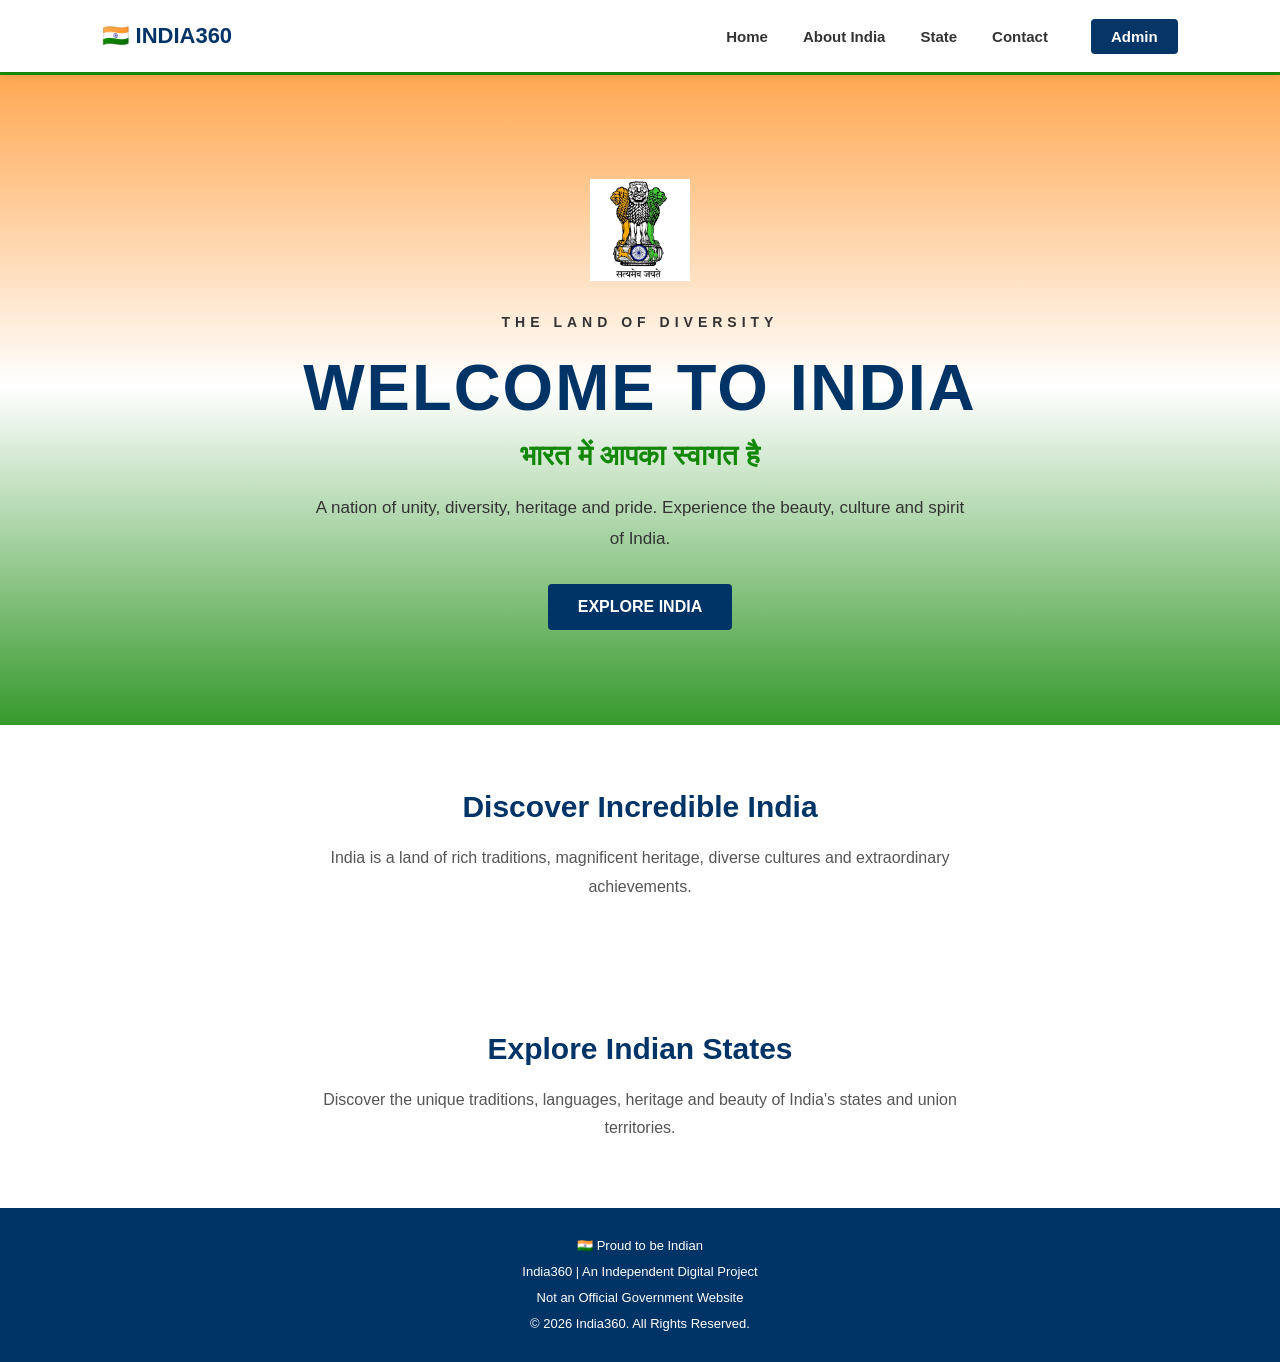
<file: index.html>
<!DOCTYPE html>
<html lang="en">

<head>
    <meta charset="UTF-8">
    <meta name="viewport" content="width=device-width, initial-scale=1.0">

    <title>India360 | Explore India</title>

    <link rel="stylesheet" href="style.css">
</head>

<body>

    <!-- HEADER -->
    <header>
        <div class="logo">
            🇮🇳 <span>INDIA360</span>
        </div>

        <nav>
            <a href="#">Home</a>
            <a href="#about">About India</a>

            <!-- STATE DROPDOWN -->
            <div class="dropdown" id="stateDropdown">

                <button class="dropdown-btn" id="stateBtn"
                    aria-expanded="false">
                    State
                </button>

                <div class="dropdown-menu">

                    <!-- STATES -->
                    <div class="dropdown-section">

                        <h3>States <span>28</span></h3>

                        <div class="dropdown-list">

                            <a href="Andhra_Pradesh/index.html">Andhra Pradesh</a>
                            <a href="Arunachal_Pradesh/index.html">Arunachal Pradesh</a>
                            <a href="Assam/index.html">Assam</a>
                            <a href="Bihar/index.html">Bihar</a>
                            <a href="Chhattisgarh/index.html">Chhattisgarh</a>
                            <a href="Goa/index.html">Goa</a>
                            <a href="Gujarat/index.html">Gujarat</a>
                            <a href="Haryana/index.html">Haryana</a>
                            <a href="Himachal_Pradesh/index.html">Himachal Pradesh</a>
                            <a href="Jharkhand/index.html">Jharkhand</a>
                            <a href="Karnataka/index.html">Karnataka</a>
                            <a href="Kerala/index.html">Kerala</a>
                            <a href="Madhya_Pradesh/index.html">Madhya Pradesh</a>
                            <a href="Maharashtra/index.html">Maharashtra</a>
                            <a href="Manipur/index.html">Manipur</a>
                            <a href="Meghalaya/index.html">Meghalaya</a>
                            <a href="Mizoram/index.html">Mizoram</a>
                            <a href="Nagaland/index.html">Nagaland</a>
                            <a href="Odisha/index.html">Odisha</a>
                            <a href="Punjab/index.html">Punjab</a>
                            <a href="Rajasthan/index.html">Rajasthan</a>
                            <a href="Sikkim/index.html">Sikkim</a>
                            <a href="Tamil_Nadu/index.html">Tamil Nadu</a>
                            <a href="Telangana/index.html">Telangana</a>
                            <a href="Tripura/index.html">Tripura</a>
                            <a href="Uttar_Pradesh/index.html">Uttar Pradesh</a>
                            <a href="Uttarakhand/index.html">Uttarakhand</a>
                            <a href="West_Bengal/index.html">West Bengal</a>

                        </div>
                    </div>


                    <!-- UNION TERRITORIES -->
                    <div class="dropdown-section union-section">

                        <h3>Union Territories <span>8</span></h3>

                        <div class="dropdown-list">

                            <a href="Andaman_and_Nicobar_Islands/index.html">
                                Andaman and Nicobar Islands
                            </a>

                            <a href="Chandigarh/index.html">Chandigarh</a>

                            <a href="Dadra_and_Nagar_Haveli_and_Daman_and_Diu/index.html">
                                Dadra and Nagar Haveli and Daman and Diu
                            </a>

                            <a href="Delhi/index.html">Delhi (NCT)</a>

                            <a href="Jammu_and_Kashmir/index.html">
                                Jammu and Kashmir
                            </a>

                            <a href="Ladakh/index.html">Ladakh</a>

                            <a href="Lakshadweep/index.html">Lakshadweep</a>

                            <a href="Puducherry/index.html">Puducherry</a>

                        </div>
                    </div>

                </div>
            </div>

            <a href="mailto:contact@india360.website">Contact</a>
            <a href="Admin/login.html" class="nav-link admin-link">
    Admin
</a>
        </nav>
    </header>


    <!-- MAIN CONTENT -->
    <main>

        <!-- HERO SECTION -->
        <section class="hero">

            <div class="emblem">
                <img src="ashoka-stambh.png"
                     alt="Ashoka Lion Capital">
            </div>

            <p class="subtitle">THE LAND OF DIVERSITY</p>

            <h1>WELCOME TO INDIA</h1>

            <h2>भारत में आपका स्वागत है</h2>

            <p class="description">
                A nation of unity, diversity, heritage and pride.
                Experience the beauty, culture and spirit of India.
            </p>

            <a href="#about" class="explore-btn">
                EXPLORE INDIA
            </a>

        </section>


        <!-- ABOUT SECTION -->
        <section id="about" class="about">

            <h2>Discover Incredible India</h2>

            <p>
                India is a land of rich traditions, magnificent
                heritage, diverse cultures and extraordinary
                achievements.
            </p>

        </section>


        <!-- STATE SECTION -->
        <section id="state" class="about">

            <h2>Explore Indian States</h2>

            <p>
                Discover the unique traditions, languages,
                heritage and beauty of India's states and
                union territories.
            </p>

        </section>

    </main>


    <!-- FOOTER -->
    <footer id="contact">

        <p>🇮🇳 Proud to be Indian</p>

        <p>
            India360 | An Independent Digital Project
        </p>

        <p>
            Not an Official Government Website
        </p>

        <p>
            © <span id="year"></span> India360. All Rights Reserved.
        </p>

    </footer>


    <script src="script.js"></script>

</body>
</html>
</file>
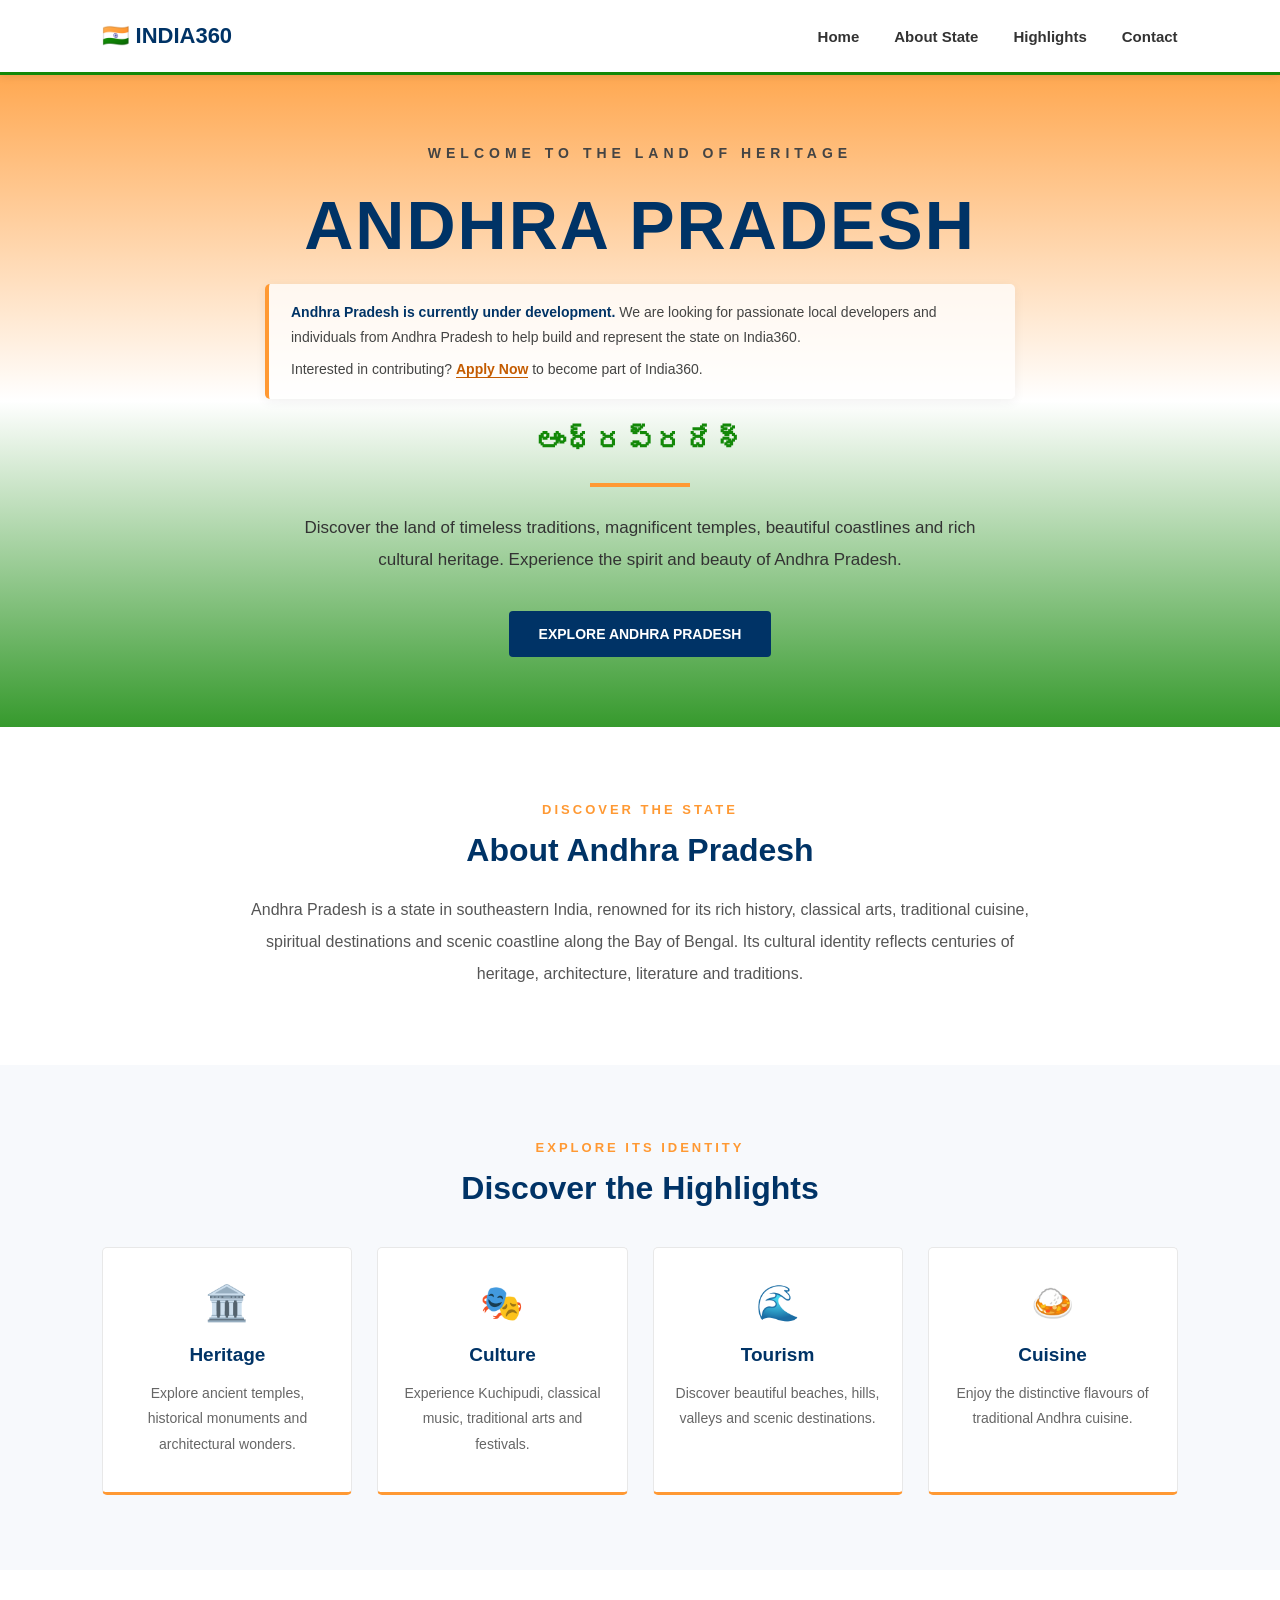
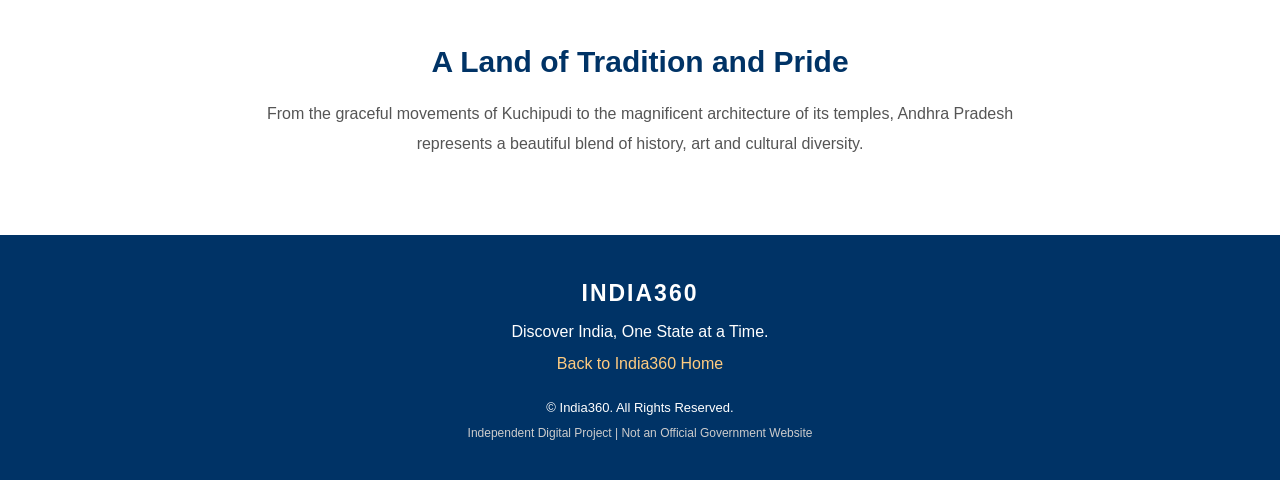
<file: Andhra_Pradesh/index.html>
<!DOCTYPE html>
<html lang="en">

<head>
    <meta charset="UTF-8">
    <meta name="viewport" content="width=device-width, initial-scale=1.0">

    <meta name="description"
        content="Explore Andhra Pradesh - its heritage, culture, traditions, tourism and beauty through India360.">

    <title>Andhra Pradesh | India360</title>

    <link rel="stylesheet" href="style.css">
</head>

<body>

    <!-- HEADER -->
    <header>

        <div class="logo">
            <a href="../../index.html">
                🇮🇳 <span>INDIA360</span>
            </a>
        </div>

        <nav>
            <a href="../../index.html">Home</a>
            <a href="#about">About State</a>
            <a href="#highlights">Highlights</a>
            <a href="#contact">Contact</a>
        </nav>

    </header>


    <!-- HERO SECTION -->
    <main>

        <section class="hero">

            <p class="subtitle">WELCOME TO THE LAND OF HERITAGE</p>

            <h1>ANDHRA PRADESH</h1>

            

<div class="development-notice">

    <p>
        <strong>Andhra Pradesh is currently under development.</strong>
        We are looking for passionate local developers and
        individuals from Andhra Pradesh to help build and
        represent the state on India360.
    </p>

    <p>
        Interested in contributing?
        <a href="#" id="applyNow">Apply Now</a>
        to become part of India360.
    </p>

</div>


<!-- APPLICATION CHOICE POPUP -->

<div class="apply-overlay" id="applyOverlay">

    <div class="apply-modal">

        <button class="close-modal" id="closeModal">
            &times;
        </button>

        <p class="modal-tag">JOIN INDIA360</p>

        <h2>Be Part of Our Journey</h2>

        <p class="modal-description">
            Choose how you would like to contribute
            to the development of Andhra Pradesh.
        </p>

        <div class="apply-options">

            <!-- DEVELOPER OPTION -->

            <a href="Developer_Apply/index.html"
               class="apply-option">

                <div class="option-icon">💻</div>

                <h3>Developer</h3>

                <p>
                    Help us develop and maintain the
                    Andhra Pradesh section of India360.
                </p>

                <span>Apply as Developer →</span>

            </a>


            <!-- STATE PARTNER OPTION -->

            <a href="Partner_Apply/index.html"
               class="apply-option">

                <div class="option-icon">🤝</div>

                <h3>State Partner</h3>

                <p>
                    Represent Andhra Pradesh and help us
                    showcase its culture, heritage and identity.
                </p>

                <span>Apply as State Partner →</span>

            </a>

        </div>

        <p class="modal-footer">
            India360 | Discover India, One State at a Time.
        </p>

    </div>

</div>




            <h2>ఆంధ్రప్రదేశ్</h2>

            <div class="divider"></div>

            <p class="description">
                Discover the land of timeless traditions, magnificent
                temples, beautiful coastlines and rich cultural heritage.
                Experience the spirit and beauty of Andhra Pradesh.
            </p>

            <a href="#about" class="explore-btn">
                EXPLORE ANDHRA PRADESH
            </a>

        </section>


        <!-- ABOUT SECTION -->
        <section id="about" class="about">

            <p class="section-tag">DISCOVER THE STATE</p>

            <h2>About Andhra Pradesh</h2>

            <p>
                Andhra Pradesh is a state in southeastern India,
                renowned for its rich history, classical arts,
                traditional cuisine, spiritual destinations and
                scenic coastline along the Bay of Bengal.

                Its cultural identity reflects centuries of heritage,
                architecture, literature and traditions.
            </p>

        </section>


        <!-- HIGHLIGHTS SECTION -->
        <section id="highlights" class="highlights">

            <p class="section-tag">EXPLORE ITS IDENTITY</p>

            <h2>Discover the Highlights</h2>

            <div class="highlight-container">

                <div class="highlight-card">
                    <div class="card-icon">🏛️</div>
                    <h3>Heritage</h3>
                    <p>
                        Explore ancient temples, historical monuments
                        and architectural wonders.
                    </p>
                </div>

                <div class="highlight-card">
                    <div class="card-icon">🎭</div>
                    <h3>Culture</h3>
                    <p>
                        Experience Kuchipudi, classical music,
                        traditional arts and festivals.
                    </p>
                </div>

                <div class="highlight-card">
                    <div class="card-icon">🌊</div>
                    <h3>Tourism</h3>
                    <p>
                        Discover beautiful beaches, hills,
                        valleys and scenic destinations.
                    </p>
                </div>

                <div class="highlight-card">
                    <div class="card-icon">🍛</div>
                    <h3>Cuisine</h3>
                    <p>
                        Enjoy the distinctive flavours of
                        traditional Andhra cuisine.
                    </p>
                </div>

            </div>

        </section>


        <!-- CULTURAL IDENTITY -->
        <section class="identity">

            <h2>A Land of Tradition and Pride</h2>

            <p>
                From the graceful movements of Kuchipudi to
                the magnificent architecture of its temples,
                Andhra Pradesh represents a beautiful blend
                of history, art and cultural diversity.
            </p>

        </section>

    </main>


    <!-- FOOTER -->
    <footer id="contact">

        <p class="footer-logo">INDIA360</p>

        <p>Discover India, One State at a Time.</p>

        <p>
            <a href="../../index.html">Back to India360 Home</a>
        </p>

        <p class="copyright">
            © <span id="year"></span> India360.
            All Rights Reserved.
        </p>

        <p class="disclaimer">
            Independent Digital Project | Not an Official Government Website
        </p>

    </footer>


    <script src="script.js"></script>

</body>
</html>
</file>
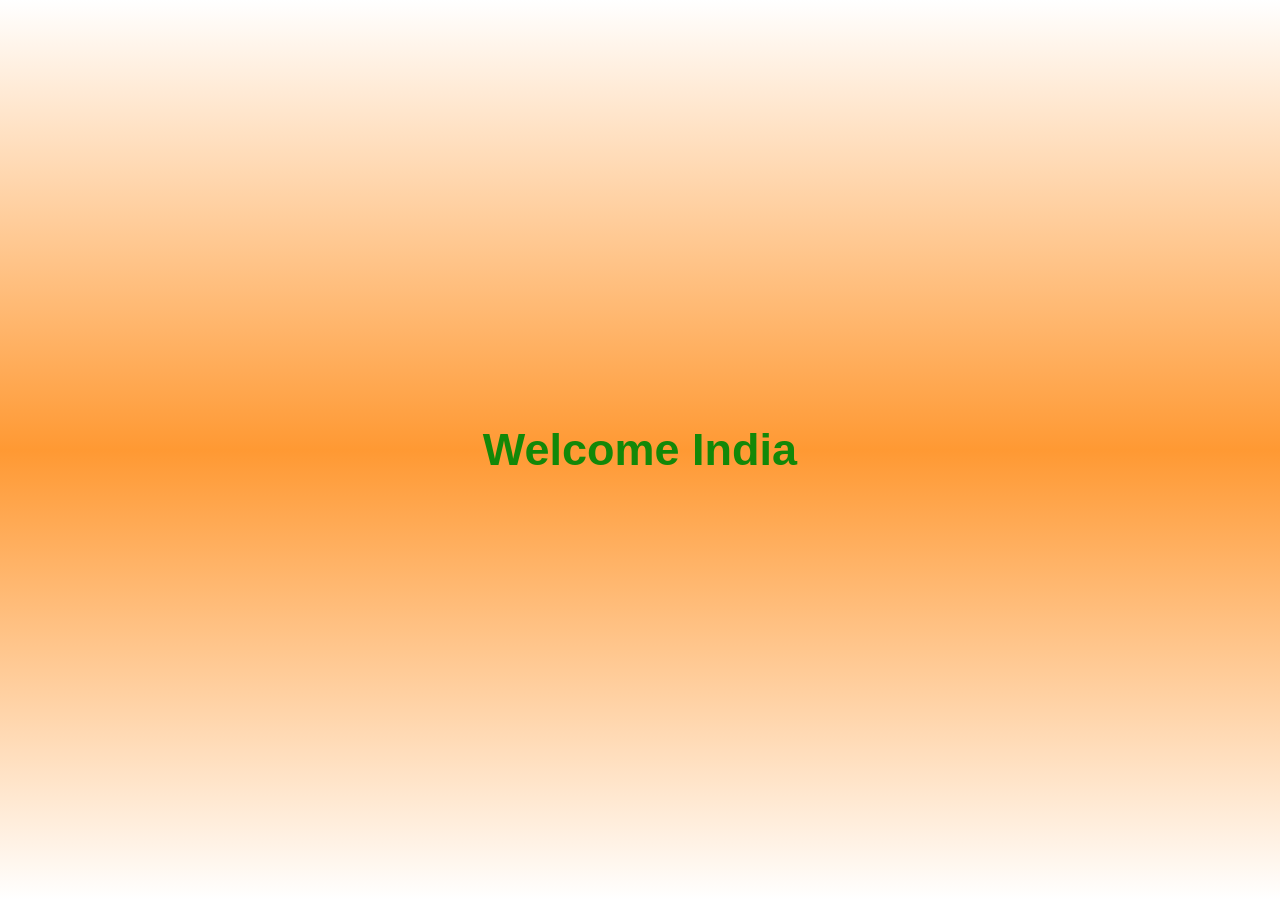
<file: Arunachal_Pradesh/index.html>
<!DOCTYPE html>
<html>
<head>
    <title>Welcome India</title>
    <style>
        body {
            margin: 0;
            height: 100vh;
            display: flex;
            justify-content: center;
            align-items: center;
            background: linear-gradient(white, #ff9933, white);
            font-family: Arial, sans-serif;
        }

        h1 {
            color: #138808;
            font-size: 45px;
            text-align: center;
        }
    </style>
</head>
<body>

    <h1>Welcome India</h1>

</body>
</html>
</file>
<file: style.css>
/* =====================================
   GLOBAL STYLING
===================================== */

* {
    margin: 0;
    padding: 0;
    box-sizing: border-box;
}

html {
    scroll-behavior: smooth;
}

body {
    font-family: Arial, Helvetica, sans-serif;
    color: #222;
    background: #fff;
}


/* =====================================
   HEADER
===================================== */

header {
    min-height: 75px;
    background: #fff;

    display: flex;
    justify-content: space-between;
    align-items: center;

    padding: 0 8%;

    border-bottom: 3px solid #138808;

    box-shadow: 0 2px 8px rgba(0, 0, 0, 0.08);

    position: relative;
    z-index: 1000;
}


/* LOGO */

.logo {
    font-size: 22px;
    font-weight: bold;
    color: #003366;
    white-space: nowrap;
}


/* NAVIGATION */

nav {
    display: flex;
    align-items: center;
    gap: 35px;
}

nav > a {
    text-decoration: none;
    color: #333;

    font-size: 15px;
    font-weight: 600;

    transition: color 0.2s ease;
}

nav > a:hover {
    color: #ff9933;
}


/* =====================================
   STATE DROPDOWN
===================================== */

.dropdown {
    position: relative;
}


/* STATE BUTTON - NO ARROW */

.dropdown-btn {
    background: none;
    border: none;

    font-family: inherit;
    font-size: 15px;
    font-weight: 600;

    color: #333;

    cursor: pointer;
    padding: 10px 0;

    transition: color 0.2s ease;
}

.dropdown-btn:hover,
.dropdown.active .dropdown-btn {
    color: #ff9933;
}


/* DROPDOWN PANEL */

.dropdown-menu {
    display: none;

    position: absolute;
    top: 100%;
    right: -100px;

    width: 680px;
    max-height: 480px;

    overflow-y: auto;

    background: #fff;

    border-top: 3px solid #ff9933;

    box-shadow: 0 8px 25px rgba(0, 0, 0, 0.15);

    padding: 25px;

    z-index: 1000;

    border-radius: 0 0 6px 6px;

    grid-template-columns: 1.5fr 1fr;
    gap: 25px;
}


/* SHOW DROPDOWN */

.dropdown.active .dropdown-menu {
    display: grid;
}


/* =====================================
   DROPDOWN SECTIONS
===================================== */

.dropdown-section {
    min-width: 0;
}


/* SECTION HEADINGS */

.dropdown-section h3 {
    color: #003366;

    font-size: 16px;

    padding-bottom: 13px;
    margin-bottom: 15px;

    border-bottom: 2px solid #eee;

    display: flex;
    justify-content: space-between;
    align-items: center;
}


/* COUNT BADGE */

.dropdown-section h3 span {
    background: #f1f4f8;

    color: #003366;

    font-size: 12px;

    padding: 5px 12px;

    border-radius: 20px;
}


/* =====================================
   STATE AND UT LIST
===================================== */

.dropdown-list {
    display: grid;

    grid-template-columns: 1fr 1fr;

    gap: 3px 12px;
}


/* UNION TERRITORIES */

.union-section {
    border-left: 1px solid #eee;
    padding-left: 20px;
}

.union-section .dropdown-list {
    grid-template-columns: 1fr;
}


/* LOCATION LINKS */

.dropdown-list a {
    text-decoration: none;

    color: #444;

    font-size: 13px;
    font-weight: 600;

    padding: 12px;

    border-radius: 5px;

    transition: all 0.2s ease;

    line-height: 1.4;
}


/* HOVER EFFECT */

.dropdown-list a:hover {
    background: #fff3e7;

    color: #c45b00;

    padding-left: 17px;
}


/* =====================================
   SCROLLBAR
===================================== */

.dropdown-menu::-webkit-scrollbar {
    width: 7px;
}

.dropdown-menu::-webkit-scrollbar-track {
    background: #f5f5f5;
}

.dropdown-menu::-webkit-scrollbar-thumb {
    background: #bbb;
    border-radius: 10px;
}

.dropdown-menu::-webkit-scrollbar-thumb:hover {
    background: #888;
}


/* =====================================
   HERO SECTION
===================================== */

.hero {
    min-height: 650px;

    padding: 60px 20px;

    display: flex;
    flex-direction: column;

    justify-content: center;
    align-items: center;

    text-align: center;

    background: linear-gradient(
        to bottom,
        rgba(255, 153, 51, 0.85) 0%,
        rgba(255, 255, 255, 0.95) 48%,
        rgba(19, 136, 8, 0.85) 100%
    );
}


/* ASHOKA STAMBH */

.emblem img {
    width: 100px;
    height: 120px;

    object-fit: contain;

    margin-bottom: 20px;
}


/* SUBTITLE */

.subtitle {
    color: #333;

    letter-spacing: 5px;

    font-size: 14px;
    font-weight: bold;

    margin-bottom: 20px;
}


/* MAIN HEADING */

.hero h1 {
    font-size: clamp(35px, 6vw, 65px);

    color: #003366;

    font-weight: 800;
    letter-spacing: 2px;

    margin-bottom: 15px;
}


/* HINDI HEADING */

.hero h2 {
    color: #138808;

    font-size: 28px;

    margin-bottom: 20px;
}


/* DESCRIPTION */

.description {
    max-width: 650px;

    font-size: 17px;
    line-height: 1.8;

    color: #333;

    margin-bottom: 30px;
}


/* EXPLORE BUTTON */

.explore-btn {
    text-decoration: none;

    background: #003366;
    color: #fff;

    padding: 14px 30px;

    border-radius: 4px;

    font-weight: bold;

    transition: 0.3s;
}

.explore-btn:hover {
    background: #ff9933;
    color: #222;
}


/* =====================================
   ABOUT AND STATE SECTIONS
===================================== */

.about {
    text-align: center;

    padding: 65px 20px;

    background: #fff;
}

.about h2 {
    color: #003366;

    font-size: 30px;

    margin-bottom: 20px;
}

.about p {
    max-width: 700px;

    margin: auto;

    line-height: 1.8;

    color: #555;
}


/* =====================================
   FOOTER
===================================== */

footer {
    background: #003366;

    color: #fff;

    text-align: center;

    padding: 25px 15px;

    line-height: 2;

    font-size: 13px;
}


/* =====================================
   MOBILE RESPONSIVENESS
===================================== */

@media (max-width: 650px) {

    header {
        padding: 20px;

        flex-direction: column;

        gap: 15px;
    }

    nav {
        flex-wrap: wrap;

        justify-content: center;

        gap: 20px;
    }

    .dropdown {
        width: auto;
        text-align: center;
    }

    .dropdown-menu {
        position: absolute;

        top: 100%;
        left: 50%;
        right: auto;

        transform: translateX(-50%);

        width: min(92vw, 480px);

        max-height: 400px;

        overflow-y: auto;

        grid-template-columns: 1fr;

        padding: 15px;

        box-shadow: 0 8px 25px rgba(0, 0, 0, 0.15);
    }

    .union-section {
        border-left: none;

        border-top: 1px solid #eee;

        padding: 20px 0 0;
    }

    .dropdown-list {
        grid-template-columns: 1fr 1fr;
    }

    .union-section .dropdown-list {
        grid-template-columns: 1fr 1fr;
    }

    .hero {
        min-height: 550px;
    }

    .hero h2 {
        font-size: 23px;
    }

    .subtitle {
        letter-spacing: 3px;
    }

    .about h2 {
        font-size: 25px;
    }
}


/* SMALL MOBILE */

@media (max-width: 380px) {

    nav {
        gap: 13px;
    }

    nav > a,
    .dropdown-btn {
        font-size: 13px;
    }

    .dropdown-list {
        grid-template-columns: 1fr;
    }

    .union-section .dropdown-list {
        grid-template-columns: 1fr;
    }
}
/* ADMIN NAVIGATION */

.admin-link {
    margin-left: 8px;
    padding: 9px 20px;
    background: #063568;
    color: #ffffff !important;
    border-radius: 4px;
    font-weight: 600;
    text-decoration: none;
    transition: background 0.2s ease;
}

.admin-link:hover {
    background: #0b4b8a;
}
</file>
<file: Andhra_Pradesh/style.css>
/* =====================================
   GLOBAL STYLING
===================================== */

* {
    margin: 0;
    padding: 0;
    box-sizing: border-box;
}

html {
    scroll-behavior: smooth;
}

body {
    font-family: Arial, Helvetica, sans-serif;
    color: #222;
    background: #fff;
}


/* =====================================
   HEADER
===================================== */

header {
    min-height: 75px;
    background: #fff;

    display: flex;
    justify-content: space-between;
    align-items: center;

    padding: 0 8%;

    border-bottom: 3px solid #138808;

    box-shadow: 0 2px 8px rgba(0,0,0,0.08);

    position: relative;
    z-index: 100;
}

.logo a {
    text-decoration: none;
    color: #003366;

    font-size: 22px;
    font-weight: bold;
}

nav {
    display: flex;
    align-items: center;
    gap: 35px;
}

nav a {
    text-decoration: none;
    color: #333;

    font-size: 15px;
    font-weight: 600;

    transition: 0.2s;
}

nav a:hover {
    color: #ff9933;
}


/* =====================================
   HERO SECTION
===================================== */

.hero {
    min-height: 620px;

    padding: 70px 20px;

    display: flex;
    flex-direction: column;

    justify-content: center;
    align-items: center;

    text-align: center;

    background: linear-gradient(
        to bottom,
        rgba(255,153,51,0.85) 0%,
        rgba(255,255,255,0.96) 50%,
        rgba(19,136,8,0.85) 100%
    );
}


/* SUBTITLE */

.subtitle {
    color: #444;

    font-size: 14px;
    font-weight: bold;

    letter-spacing: 5px;

    margin-bottom: 25px;
}


/* MAIN HEADING */

.hero h1 {
    color: #003366;

    font-size: clamp(35px, 6vw, 68px);

    font-weight: 800;

    letter-spacing: 2px;

    margin-bottom: 15px;
}


/* TELUGU HEADING */

.hero h2 {
    color: #138808;

    font-size: 30px;

    margin-bottom: 25px;
}


/* DIVIDER */

.divider {
    width: 100px;
    height: 4px;

    background: #ff9933;

    margin-bottom: 25px;
}


/* DESCRIPTION */

.description {
    max-width: 700px;

    color: #333;

    font-size: 17px;
    line-height: 1.9;

    margin-bottom: 35px;
}


/* EXPLORE BUTTON */

.explore-btn {
    display: inline-block;

    text-decoration: none;

    background: #003366;
    color: #fff;

    padding: 15px 30px;

    font-size: 14px;
    font-weight: bold;

    border-radius: 4px;

    transition: 0.3s;
}

.explore-btn:hover {
    background: #ff9933;
    color: #222;
}


/* =====================================
   ABOUT SECTION
===================================== */

.about {
    text-align: center;

    padding: 75px 20px;

    background: #fff;
}

.section-tag {
    color: #ff9933;

    font-size: 13px;
    font-weight: bold;

    letter-spacing: 3px;

    margin-bottom: 15px;
}

.about h2,
.highlights h2 {
    color: #003366;

    font-size: 32px;

    margin-bottom: 25px;
}

.about > p:last-child {
    max-width: 800px;

    margin: auto;

    color: #555;

    font-size: 16px;
    line-height: 2;
}


/* =====================================
   HIGHLIGHTS SECTION
===================================== */

.highlights {
    padding: 75px 8%;

    background: #f7f9fc;

    text-align: center;
}

.highlight-container {
    display: grid;

    grid-template-columns: repeat(4, 1fr);

    gap: 25px;

    margin-top: 40px;
}


/* HIGHLIGHT CARD */

.highlight-card {
    background: #fff;

    padding: 35px 20px;

    border: 1px solid #e8e8e8;

    border-bottom: 3px solid #ff9933;

    border-radius: 5px;

    transition: 0.3s;
}

.highlight-card:hover {
    transform: translateY(-5px);

    box-shadow: 0 8px 20px rgba(0,0,0,0.08);
}

.card-icon {
    font-size: 35px;

    margin-bottom: 20px;
}

.highlight-card h3 {
    color: #003366;

    font-size: 19px;

    margin-bottom: 15px;
}

.highlight-card p {
    color: #666;

    font-size: 14px;

    line-height: 1.8;
}


/* =====================================
   CULTURAL IDENTITY
===================================== */

.identity {
    padding: 75px 20px;

    text-align: center;

    background: #fff;
}

.identity h2 {
    color: #003366;

    font-size: 30px;

    margin-bottom: 20px;
}

.identity p {
    max-width: 750px;

    margin: auto;

    color: #555;

    font-size: 16px;

    line-height: 1.9;
}


/* =====================================
   FOOTER
===================================== */

footer {
    background: #003366;

    color: #fff;

    text-align: center;

    padding: 35px 15px;

    line-height: 2;
}

.footer-logo {
    font-size: 23px;

    font-weight: bold;

    letter-spacing: 2px;
}

footer a {
    color: #ffcc80;

    text-decoration: none;
}

footer a:hover {
    text-decoration: underline;
}

.copyright {
    margin-top: 15px;

    font-size: 13px;
}

.disclaimer {
    font-size: 12px;

    color: #ccc;
}


/* =====================================
   TABLET RESPONSIVENESS
===================================== */

@media (max-width: 900px) {

    .highlight-container {
        grid-template-columns: repeat(2, 1fr);
    }

}


/* =====================================
   MOBILE RESPONSIVENESS
===================================== */

@media (max-width: 650px) {

    header {
        padding: 20px;

        flex-direction: column;

        gap: 20px;
    }

    nav {
        flex-wrap: wrap;

        justify-content: center;

        gap: 18px;
    }

    nav a {
        font-size: 13px;
    }

    .hero {
        min-height: 550px;

        padding: 50px 20px;
    }

    .hero h2 {
        font-size: 24px;
    }

    .subtitle {
        font-size: 11px;

        letter-spacing: 3px;
    }

    .description {
        font-size: 15px;
    }

    .about h2,
    .highlights h2 {
        font-size: 26px;
    }

    .highlight-container {
        grid-template-columns: 1fr;
    }

    .identity h2 {
        font-size: 25px;
    }

}


/* =====================================
   SMALL MOBILE
===================================== */

@media (max-width: 380px) {

    nav {
        gap: 12px;
    }

    nav a {
        font-size: 12px;
    }

}


/* State Development Notice */

.development-notice {
    max-width: 750px;
    width: 90%;

    background: rgba(255, 255, 255, 0.75);

    border-left: 4px solid #ff9933;
    border-radius: 5px;

    padding: 16px 22px;
    margin: 5px 0 25px;

    text-align: left;

    box-shadow: 0 3px 12px rgba(0, 0, 0, 0.06);

    transition: all 0.3s ease;
}

.development-notice:hover {
    background: #ffffff;

    border-left-color: #138808;

    box-shadow: 0 8px 22px rgba(0, 0, 0, 0.12);

    transform: translateY(-3px);
}

.development-notice p {
    color: #444;

    font-size: 14px;
    line-height: 1.8;

    margin-bottom: 7px;
}

.development-notice p:last-child {
    margin-bottom: 0;
}

.development-notice strong {
    color: #003366;
}

.development-notice a {
    color: #c45b00;

    font-weight: bold;

    text-decoration: none;

    border-bottom: 1px solid #c45b00;

    transition: 0.2s;
}

.development-notice a:hover {
    color: #138808;
    border-color: #138808;
}


/* Mobile */

@media (max-width: 650px) {
    .development-notice {
        padding: 13px 15px;
        width: 95%;
    }

    .development-notice p {
        font-size: 13px;
    }
}



/* =====================================
   APPLICATION NOTICE
===================================== */

.development-notice {
    max-width: 750px;
    width: 90%;
    background: rgba(255,255,255,0.75);
    border-left: 4px solid #ff9933;
    border-radius: 5px;
    padding: 16px 22px;
    margin: 5px 0 25px;
    text-align: left;
    box-shadow: 0 3px 12px rgba(0,0,0,0.06);
    transition: 0.3s;
}

.development-notice:hover {
    background: #fff;
    border-left-color: #138808;
    box-shadow: 0 8px 22px rgba(0,0,0,0.12);
    transform: translateY(-3px);
}

.development-notice p {
    color: #444;
    font-size: 14px;
    line-height: 1.8;
    margin-bottom: 7px;
}

.development-notice strong {
    color: #003366;
}

.development-notice a {
    color: #c45b00;
    font-weight: bold;
    text-decoration: none;
    border-bottom: 1px solid #c45b00;
}

.development-notice a:hover {
    color: #138808;
    border-color: #138808;
}


/* =====================================
   APPLICATION POPUP
===================================== */

.apply-overlay {
    display: none;

    position: fixed;
    inset: 0;

    background: rgba(0,0,0,0.65);

    z-index: 9999;

    justify-content: center;
    align-items: center;

    padding: 20px;
}

.apply-overlay.active {
    display: flex;
}


/* MODAL */

.apply-modal {
    position: relative;

    background: #fff;

    width: 100%;
    max-width: 700px;

    padding: 40px;

    border-radius: 8px;

    box-shadow: 0 15px 50px rgba(0,0,0,0.2);

    animation: modalAppear 0.3s ease;
}

@keyframes modalAppear {
    from {
        opacity: 0;
        transform: translateY(20px);
    }

    to {
        opacity: 1;
        transform: translateY(0);
    }
}


/* CLOSE BUTTON */

.close-modal {
    position: absolute;

    top: 15px;
    right: 20px;

    border: none;
    background: none;

    font-size: 30px;
    color: #777;

    cursor: pointer;
}

.close-modal:hover {
    color: #e65c00;
}


/* MODAL HEADING */

.modal-tag {
    color: #ff9933;

    font-size: 12px;
    font-weight: bold;

    letter-spacing: 3px;

    margin-bottom: 12px;
}

.apply-modal > h2 {
    color: #003366;

    font-size: 27px;

    margin-bottom: 12px;
}

.modal-description {
    color: #666;

    font-size: 14px;
    line-height: 1.7;

    margin-bottom: 30px;
}


/* APPLICATION OPTIONS */

.apply-options {
    display: grid;

    grid-template-columns: 1fr 1fr;

    gap: 20px;
}


/* OPTION CARD */

.apply-option {
    display: block;

    padding: 25px 20px;

    background: #f8f9fb;

    border: 1px solid #e5e7eb;
    border-bottom: 3px solid #ff9933;

    border-radius: 6px;

    text-decoration: none;

    transition: 0.25s;
}

.apply-option:hover {
    background: #fff;

    border-color: #ff9933;

    box-shadow: 0 8px 22px rgba(0,0,0,0.09);

    transform: translateY(-4px);
}


/* OPTION CONTENT */

.option-icon {
    font-size: 32px;
    margin-bottom: 18px;
}

.apply-option h3 {
    color: #003366;

    font-size: 19px;

    margin-bottom: 12px;
}

.apply-option p {
    color: #666;

    font-size: 13px;
    line-height: 1.8;

    min-height: 70px;

    margin-bottom: 18px;
}

.apply-option span {
    color: #c45b00;

    font-size: 13px;
    font-weight: bold;
}


/* MODAL FOOTER */

.modal-footer {
    text-align: center;

    color: #888;

    font-size: 12px;

    margin-top: 30px;
}


/* =====================================
   MOBILE RESPONSIVE
===================================== */

@media (max-width: 600px) {

    .apply-modal {
        padding: 35px 20px 25px;

        max-height: 90vh;

        overflow-y: auto;
    }

    .apply-modal > h2 {
        font-size: 23px;
    }

    .apply-options {
        grid-template-columns: 1fr;
    }

    .apply-option p {
        min-height: auto;
    }

    .development-notice {
        width: 95%;
        padding: 13px 15px;
    }

    .development-notice p {
        font-size: 13px;
    }

}
</file>
